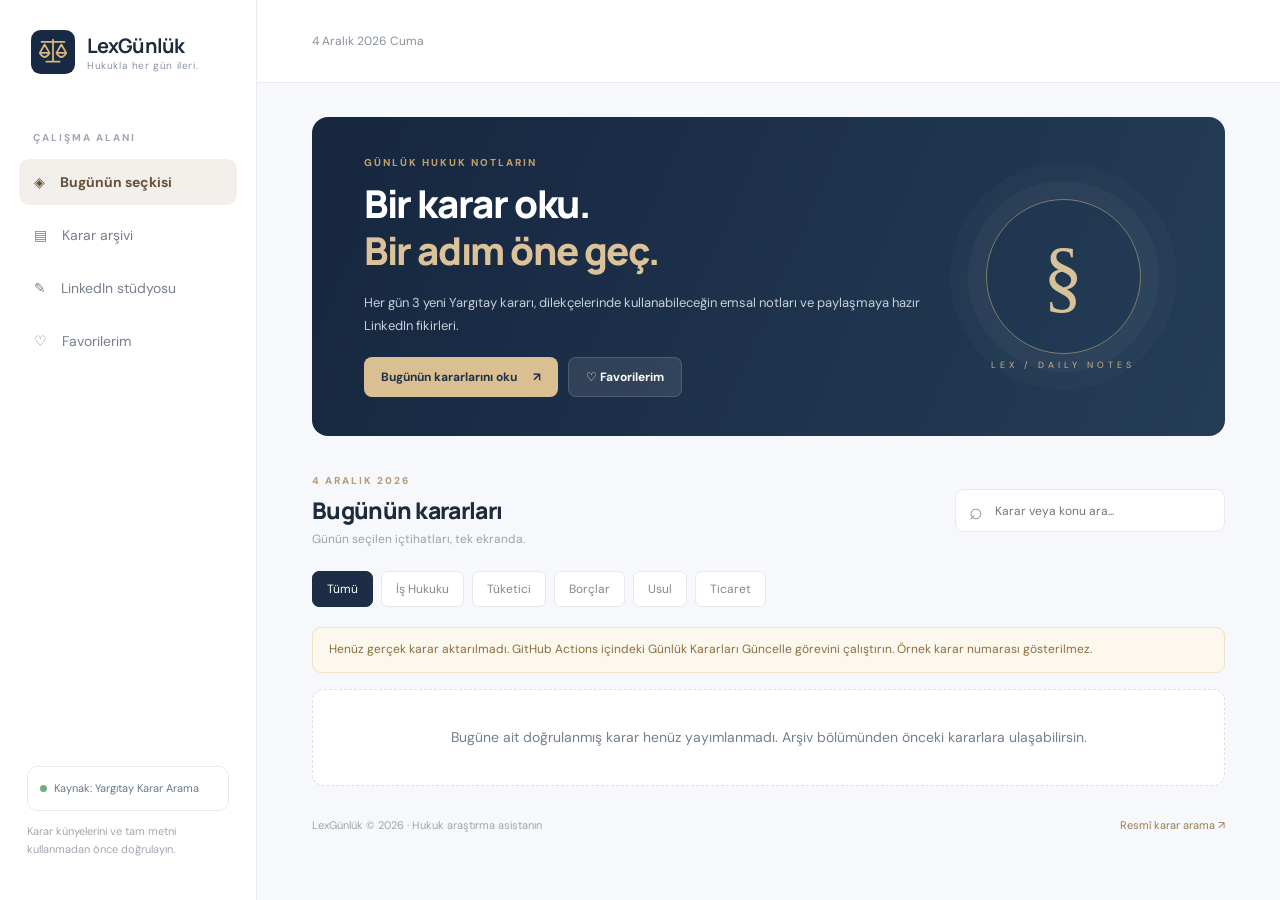
<file: index.html>
<!doctype html><html lang="tr"><head><meta charset="utf-8"><meta name="viewport" content="width=device-width,initial-scale=1,viewport-fit=cover"><meta name="theme-color" content="#131e31"><meta name="description" content="Günlük doğrulanabilir Yargıtay kararları, dilekçe emsalleri ve LinkedIn içerikleri."><link rel="manifest" href="manifest.webmanifest"><link rel="icon" href="assets/icon.svg" type="image/svg+xml"><title>LexGünlük | Her gün bir içtihat</title><link rel="stylesheet" href="style.css"></head><body><div class="layout"><aside class="sidebar"><div class="brand"><img src="assets/icon.svg" alt="LexGünlük logosu"><div><strong>LexGünlük</strong><small>Hukukla her gün ileri.</small></div></div><div class="side-label">ÇALIŞMA ALANI</div><nav id="nav"><button class="navitem active" data-tab="today">◈ <span>Bugünün seçkisi</span></button><button class="navitem" data-tab="archive">▤ <span>Karar arşivi</span></button><button class="navitem" data-tab="linkedin">✎ <span>LinkedIn stüdyosu</span></button><button class="navitem" data-tab="favorites">♡ <span>Favorilerim</span></button></nav><div class="side-bottom"><div class="tiny-card"><span class="dot"></span> <span>Kaynak: Yargıtay Karar Arama</span></div><p>Karar künyelerini ve tam metni kullanmadan önce doğrulayın.</p></div></aside><main class="main"><header class="topbar"><div class="mobile-brand"><img src="assets/icon.svg" alt=""><b>LexGünlük</b></div><span id="todayDate"></span><button class="quiet" id="installBtn" hidden>＋ Ana ekrana ekle</button></header><div class="content"><section class="hero"><div><span class="eyebrow">GÜNLÜK HUKUK NOTLARIN</span><h1>Bir karar oku.<br><em>Bir adım öne geç.</em></h1><p>Her gün 3 yeni Yargıtay kararı, dilekçelerinde kullanabileceğin emsal notları ve paylaşmaya hazır LinkedIn fikirleri.</p><div class="hero-actions"><button class="primary" id="goDecisions">Bugünün kararlarını oku <span>↗</span></button><button class="soft" id="goFavorites">♡ Favorilerim</button></div></div><div class="hero-symbol" aria-hidden="true"><div class="orbit">§</div><span>LEX / DAILY NOTES</span></div></section><div class="section-header"><div><span class="eyebrow" id="sectionEyebrow">13 KASIM 2026</span><h2 id="sectionTitle">Bugünün kararları</h2><p class="subtitle" id="sectionSubtitle">Günün seçilen içtihatları, tek ekranda.</p></div><div class="searchbox"><span>⌕</span><input id="search" type="search" placeholder="Karar veya konu ara..."></div></div><div class="topics" id="topics"><button class="chip selected" data-topic="Tümü">Tümü</button><button class="chip" data-topic="İş Hukuku">İş Hukuku</button><button class="chip" data-topic="Tüketici">Tüketici</button><button class="chip" data-topic="Borçlar">Borçlar</button><button class="chip" data-topic="Usul">Usul</button><button class="chip" data-topic="Ticaret">Ticaret</button></div><div id="status" role="status"></div><div id="cards" class="cards"></div><div id="linkedInPanel" class="linkedin-panel" hidden></div><footer><span>LexGünlük © 2026 · Hukuk araştırma asistanın</span><a href="https://karararama.yargitay.gov.tr/" target="_blank" rel="noopener noreferrer">Resmî karar arama ↗</a></footer></div></main></div><div class="bottomnav" id="bottomnav"><button data-tab="today" class="active">◈<small>Bugün</small></button><button data-tab="archive">▤<small>Arşiv</small></button><button data-tab="linkedin">✎<small>Paylaşım</small></button><button data-tab="favorites">♡<small>Favori</small></button></div><dialog id="detail"><button class="close" id="closeDialog" aria-label="Kapat">×</button><div id="detailContent"></div></dialog><script src="app.js" defer></script></body></html>
</file>
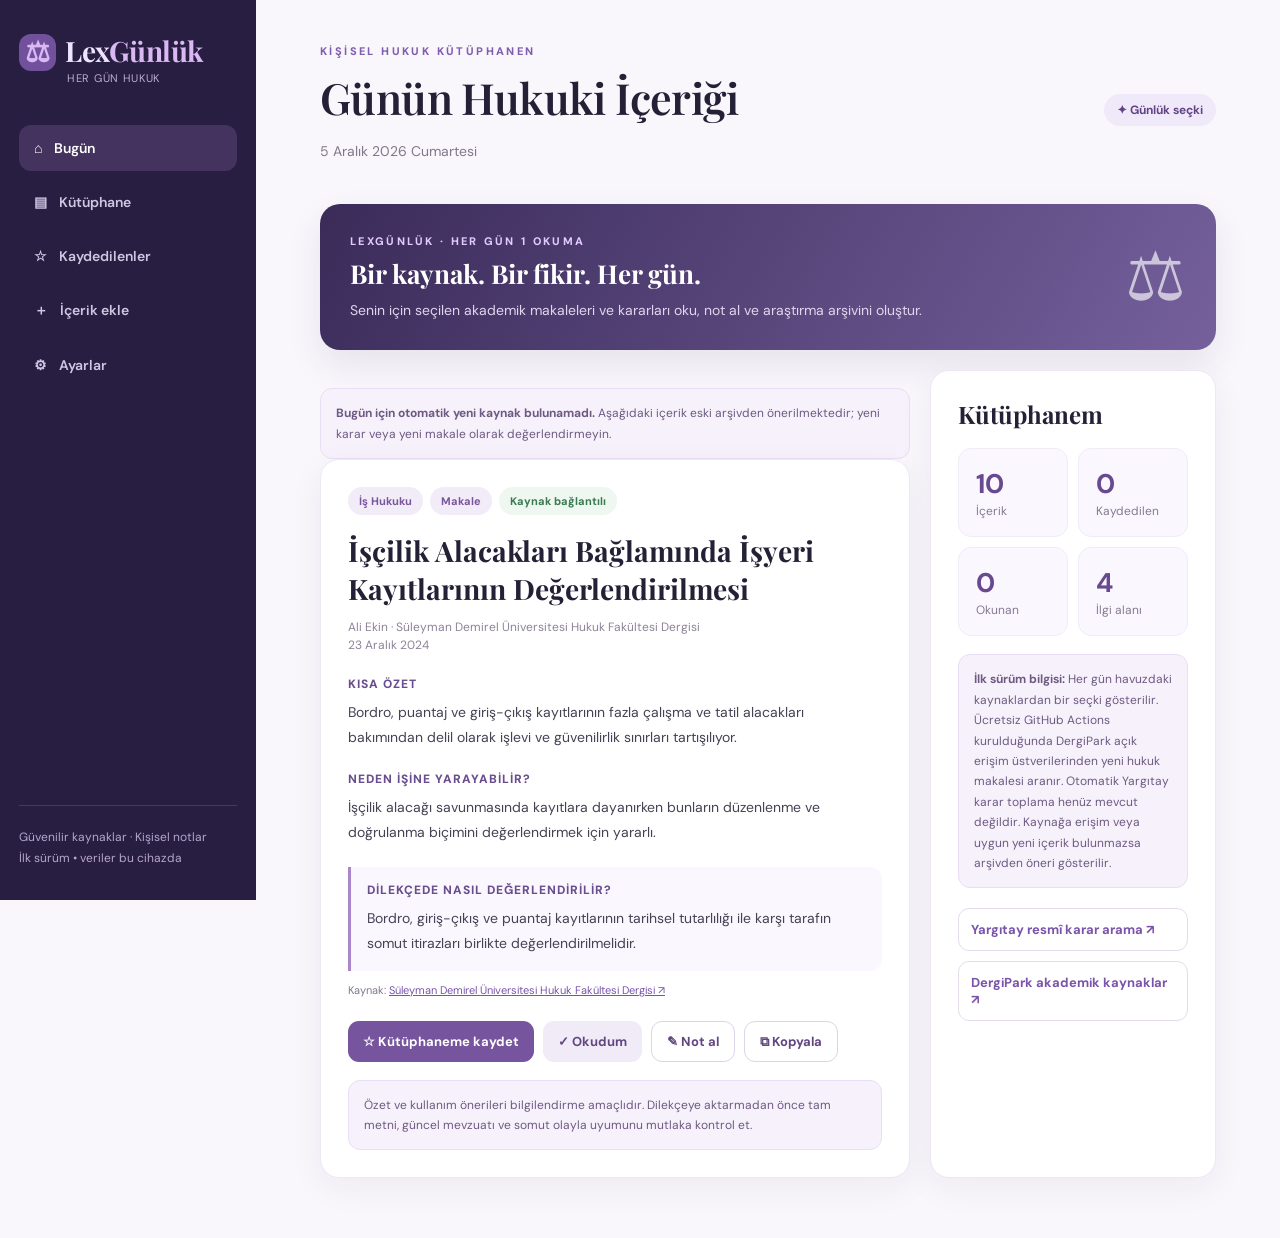
<file: LexGunluk/index.html>
<!doctype html><html lang="tr"><head><meta charset="UTF-8"/><meta name="viewport" content="width=device-width,initial-scale=1,viewport-fit=cover"/><meta name="theme-color" content="#24183c"/><meta name="apple-mobile-web-app-capable" content="yes"/><meta name="apple-mobile-web-app-title" content="LexGünlük"/><meta name="description" content="Her gün bir hukuk makalesi veya doğrulanmış karar, kişisel kütüphaneniz ve notlarınız."/><link rel="manifest" href="./manifest.webmanifest"/><link rel="icon" type="image/svg+xml" href="./icon.svg"/><link rel="apple-touch-icon" href="./icon-192.png"/><link rel="stylesheet" href="./style.css"/><title>LexGünlük — Günlük Hukuk Seçkisi</title></head><body><div id="root"></div><script defer src="./icerikler.js"></script><script defer src="./gunluk-kararlar.js"></script><script defer src="./app.js"></script></body></html>
</file>
<file: style.css>
@import url('https://fonts.googleapis.com/css2?family=DM+Sans:wght@400;500;600;700&family=Manrope:wght@400;500;600;700;800&display=swap');:root{--navy:#142139;--ink:#1e2b3c;--muted:#7f8998;--gold:#c1a16a;--border:#e9eaf0;--bg:#f7f8fb;--white:#fff}*{box-sizing:border-box}body{margin:0;color:var(--ink);background:var(--bg);font:14px 'DM Sans',system-ui,sans-serif}button,input{font:inherit}button{cursor:pointer}a{color:inherit}.layout{display:flex;min-height:100vh}.sidebar{position:sticky;top:0;height:100vh;width:257px;flex:0 0 257px;background:#fff;border-right:1px solid var(--border);padding:30px 19px;display:flex;flex-direction:column}.brand{display:flex;gap:12px;align-items:center;padding:0 12px 57px}.brand img{width:44px}.brand strong{font-family:Manrope,sans-serif;display:block;font-size:20px;letter-spacing:-.9px}.brand small{font-size:10px;color:#8993a0;display:block;letter-spacing:.6px}.side-label{margin:0 14px 15px;font-size:10px;letter-spacing:2px;color:#a1a7b3;font-weight:800}.navitem{border:0;background:transparent;width:100%;display:flex;gap:15px;align-items:center;text-align:left;padding:14px 15px;border-radius:10px;color:#777f8e;font-size:14px;margin-bottom:7px}.navitem:first-letter{font-size:20px}.navitem.active{background:#f3f0eb;color:#655039;font-weight:700}.side-bottom{margin-top:auto;font-size:11px;line-height:1.7;color:#a0a7b0;padding:0 8px}.tiny-card{padding:12px;border:1px solid #e9ecef;border-radius:10px;color:#697989;white-space:nowrap}.dot{display:inline-block;width:7px;height:7px;border-radius:50%;background:#72ab83;margin-right:4px}.main{min-width:0;flex:1}.topbar{height:83px;border-bottom:1px solid var(--border);background:#fff;display:flex;align-items:center;justify-content:space-between;padding:0 55px;color:#88909b;font-size:12px}.quiet{border:1px solid var(--border);border-radius:8px;padding:10px 13px;background:#fff;color:var(--navy)}.mobile-brand{display:none}.content{max-width:1240px;margin:auto;padding:34px 55px 25px}.hero{min-height:272px;display:flex;align-items:center;justify-content:space-between;overflow:hidden;border-radius:16px;background:linear-gradient(113deg,#172740 5%,#243d57 100%);color:white;padding:39px 52px;position:relative}.eyebrow{display:block;letter-spacing:2px;font-size:10px;font-weight:800;color:var(--gold);margin-bottom:12px}.hero h1{font:800 clamp(28px,3vw,40px)/1.22 Manrope,sans-serif;margin:0;letter-spacing:-1.4px}.hero h1 em{font-style:normal;color:#dcc298}.hero p{max-width:565px;line-height:1.8;color:#c7d0d9;font-size:13px;margin:16px 0 20px}.hero-actions{display:flex;gap:10px}.primary,.soft{border:0;border-radius:8px;padding:11px 17px;font-size:12px;font-weight:700}.primary{background:#d9bf92;color:#203046}.primary span{margin-left:13px}.soft{background:#ffffff18;color:#fff;border:1px solid #ffffff25}.hero-symbol{position:relative;flex:0 0 220px;height:190px;display:grid;place-items:center}.orbit{border:1px solid #d2b78588;width:155px;height:155px;display:grid;place-items:center;border-radius:50%;font:80px Georgia,serif;color:#d8c299;box-shadow:0 0 0 18px #ffffff08,0 0 0 36px #ffffff05}.hero-symbol>span{position:absolute;bottom:1px;font-size:9px;letter-spacing:4px;color:#c8b18b}.section-header{margin-top:38px;display:flex;justify-content:space-between;align-items:center;gap:15px}.section-header .eyebrow{margin-bottom:7px;color:#b79b76}.section-header h2{font:800 23px Manrope,sans-serif;letter-spacing:-.7px;margin:0 0 5px}.subtitle{color:#9ba2ad;font-size:12px;margin:0}.searchbox{width:270px;border:1px solid #e8e9ee;border-radius:9px;background:white;display:flex;align-items:center;padding:0 13px;gap:10px;color:#8e96a2}.searchbox span{font-size:23px}.searchbox input{border:0;outline:0;height:41px;width:100%;font-size:12px;color:#26384b}.topics{display:flex;gap:8px;margin:24px 0 20px;flex-wrap:wrap}.chip{border:1px solid #e6e8ed;border-radius:7px;background:white;color:#818994;padding:9px 14px;font-size:12px}.chip.selected{background:#1c2d45;border-color:#1c2d45;color:white}.cards{display:grid;grid-template-columns:repeat(3,minmax(0,1fr));gap:16px}.decision{background:#fff;border:1px solid #eceef0;border-radius:12px;padding:23px 23px 20px;display:flex;flex-direction:column;min-height:310px;box-shadow:0 3px 14px #22324a05}.card-top{display:flex;align-items:center;justify-content:space-between}.tag{font-size:10px;border-radius:5px;background:#f3f1ed;color:#9d7b48;padding:6px 8px;font-weight:700}.fav{border:0;background:transparent;color:#a4adbb;font-size:25px;line-height:1}.fav.isfav{color:#bd856e}.decision h3{font:800 16px/1.45 Manrope,sans-serif;letter-spacing:-.35px;margin:20px 0 9px}.meta{font-size:11px;color:#9ca4ae;margin-bottom:12px;line-height:1.6}.decision p{font-size:12px;line-height:1.8;color:#667181;margin:0 0 19px;flex:1}.card-footer{border-top:1px solid #eff0f2;padding-top:15px;display:flex;align-items:center;justify-content:space-between;font-size:10px;color:#a0a5ae}.read{border:0;background:transparent;color:#b08d55;font-weight:800;padding:3px;font-size:12px}.empty{grid-column:1/-1;background:white;border:1px dashed #dedfe4;padding:35px;text-align:center;border-radius:12px;color:#74808d;line-height:1.8}.notice{background:#fdf8ee;border:1px solid #f0e1c0;border-radius:9px;color:#8b6d3f;padding:12px 16px;margin-bottom:16px;font-size:12px;line-height:1.65}.linkedin-panel{background:#fff;border:1px solid var(--border);padding:23px;border-radius:13px;margin-top:20px}.post{border-bottom:1px solid var(--border);padding:16px 0}.post:last-child{border:0}.post-head{display:flex;align-items:center;justify-content:space-between;gap:10px}.post-title{font-weight:800;font-family:Manrope}.post p{white-space:pre-line;line-height:1.75;color:#657181}.copy{border:1px solid #e6e8ed;border-radius:7px;background:#f9fafb;padding:8px 12px;color:#26384b}.source{font-size:12px;color:#8c95a0}.source a{color:#a7824e}footer{display:flex;justify-content:space-between;gap:10px;padding:32px 0;color:#9ea5ae;font-size:11px}footer a{text-decoration:none;color:#9a7b52}dialog{border:0;border-radius:15px;padding:30px;max-width:730px;width:calc(100% - 30px);max-height:85vh;overflow:auto;box-shadow:0 30px 100px #111b30aa}dialog::backdrop{background:#101c31aa}.close{position:sticky;float:right;top:0;border:0;background:#eef0f2;color:#26364b;border-radius:7px;padding:4px 11px;font-size:25px}#detailContent h2{font:800 24px Manrope,sans-serif}#detailContent p{line-height:1.85;color:#5a6573;white-space:pre-line}#detailContent .quote{border-left:3px solid #d3b788;padding:15px;background:#f8f8f6;font-size:12px;max-height:240px;overflow:auto}#detailContent a{display:inline-block;margin-top:12px;color:#8b6d3f}.bottomnav{display:none}@media(max-width:1050px){.sidebar{width:210px;flex-basis:210px}.content{padding:28px}.topbar{padding:0 28px}.cards{grid-template-columns:repeat(2,minmax(0,1fr))}.hero-symbol{flex-basis:150px}.hero{padding:35px}}@media(max-width:720px){.sidebar{display:none}.topbar{height:60px;padding:0 18px}.mobile-brand{display:flex;align-items:center;gap:8px;color:var(--navy);font-family:Manrope}.mobile-brand img{height:30px}.content{padding:14px 14px 80px}.hero{padding:27px 23px;min-height:280px}.hero h1{font-size:28px}.hero-symbol{display:none}.hero p{font-size:12px}.section-header{margin-top:29px;align-items:stretch;flex-direction:column}.searchbox{width:100%}.topics{margin-top:16px;overflow-x:auto;flex-wrap:nowrap;padding-bottom:3px}.chip{flex:0 0 auto}.cards{grid-template-columns:1fr}.decision{min-height:260px}.bottomnav{display:flex;position:fixed;bottom:0;left:0;right:0;height:72px;padding-bottom:env(safe-area-inset-bottom);background:#fff;border-top:1px solid var(--border);z-index:5;justify-content:space-around}.bottomnav button{border:0;background:transparent;color:#8a939e;font-size:22px;display:flex;flex-direction:column;align-items:center;justify-content:center;width:25%;gap:1px}.bottomnav button.active{color:#ba9a66}.bottomnav small{font-size:10px}.hero-actions{flex-wrap:wrap}.topbar .quiet{font-size:10px}footer{flex-direction:column}dialog{padding:20px}}@media(prefers-reduced-motion:no-preference){button{transition:background .15s,transform .15s}button:hover{transform:translateY(-1px)}}
</file>
<file: LexGunluk/style.css>
@import url('https://fonts.googleapis.com/css2?family=DM+Sans:wght@400;500;600;700;800&family=Playfair+Display:wght@500;600;700&display=swap');
:root{--bg:#f9f7fc;--ink:#242035;--side:#281e42;--purple:#7754a1;--purple2:#aa8bc5;--pale:#f2edfa;--border:#ede8f3;--muted:#80778d;--white:#fff;--shadow:0 10px 35px rgba(37,23,63,.055)}*{box-sizing:border-box}html{scroll-behavior:smooth}body{margin:0;background:var(--bg);color:var(--ink);font-family:'DM Sans',Arial,sans-serif;font-size:14px}button,input,textarea,select{font:inherit}button{cursor:pointer}button:focus-visible,a:focus-visible,input:focus-visible{outline:3px solid #c19bff;outline-offset:2px}a{color:#7954aa}.layout{display:grid;grid-template-columns:256px 1fr;min-height:100vh}.sidebar{background:var(--side);color:#eee4ff;min-height:100vh;padding:32px 19px;display:flex;flex-direction:column;gap:40px;position:sticky;top:0;height:100vh}.brand{font-family:'Playfair Display',Georgia,serif;font-size:28px;font-weight:700;letter-spacing:-.5px}.brand span{color:#d9b8f4}.brandmark{display:inline-grid;place-items:center;width:37px;height:37px;border-radius:12px;background:#71519c;color:white;margin-right:9px;font-family:Georgia,serif}.brand-sub{font-size:11px;color:#bcaccf;padding-left:48px;letter-spacing:.7px}.nav{display:grid;gap:8px}.nav button{border:0;background:transparent;text-align:left;padding:14px 15px;border-radius:12px;color:#d1c6e2;font-weight:600}.nav button.active,.nav button:hover{background:#44335f;color:white}.nav button span{margin-right:12px}.sidebar-note{margin-top:auto;border-top:1px solid #48375f;padding-top:21px;line-height:1.7;color:#b7a5cc;font-size:12px}.content{max-width:1210px;width:100%;margin:0 auto;padding:44px clamp(20px,5vw,72px) 60px}.overline{color:#805eaf;font-weight:800;font-size:11px;letter-spacing:2.4px;text-transform:uppercase}.headline{font-family:'Playfair Display',Georgia,serif;font-weight:600;font-size:clamp(32px,4vw,43px);margin:10px 0 5px;letter-spacing:-.6px}.subtitle{color:#81788b;line-height:1.6}.topline{display:flex;align-items:center;justify-content:space-between;gap:14px}.date-badge{padding:8px 13px;background:#f0e9fa;border-radius:30px;font-size:12px;color:#624486;font-weight:700;white-space:nowrap}.banner{display:flex;align-items:center;justify-content:space-between;gap:14px;background:linear-gradient(120deg,#3a2b59,#75609c);color:white;margin:28px 0 20px;padding:29px 30px;border-radius:20px;box-shadow:0 15px 34px #39285118}.banner .bsmall{font-size:11px;color:#e2cafd;letter-spacing:2.3px;font-weight:800}.banner h2{font-family:'Playfair Display',Georgia,serif;font-size:26px;line-height:1.28;margin:9px 0}.banner p{color:#e0d5ed;line-height:1.6;max-width:620px;margin:0}.banner-art{font-size:68px;opacity:.65}.dash{display:grid;grid-template-columns:minmax(0,1.75fr) minmax(250px,.85fr);gap:20px}.panel{background:white;border:1px solid var(--border);box-shadow:var(--shadow);border-radius:19px;padding:27px}.tagrow{display:flex;gap:7px;flex-wrap:wrap;align-items:center}.tag{font-size:11px;font-weight:700;color:#79569b;background:#f1ecf7;border-radius:100px;padding:7px 11px}.tag.verified{background:#eef7f0;color:#397a51}.tag.user{background:#fff4dc;color:#8a6729}.content-title{font-family:'Playfair Display',Georgia,serif;font-size:clamp(23px,2.2vw,29px);line-height:1.34;margin:17px 0 10px}.byline{color:#8d8399;font-size:12px;line-height:1.5}.section{margin-top:22px}.section-title{font-size:12px;letter-spacing:1px;color:#6a4d8e;text-transform:uppercase;font-weight:800;margin-bottom:8px}.section p{margin:0;color:#474154;line-height:1.78}.highlight{background:#faf7fe;border-left:3px solid #a987cd;padding:15px 16px;border-radius:0 12px 12px 0}.buttons{display:flex;flex-wrap:wrap;gap:9px;margin-top:22px}.btn{border:0;border-radius:11px;padding:11px 15px;background:#76549e;color:white;font-weight:700;font-size:13px}.btn:hover{filter:brightness(.94)}.btn.soft{background:#f1ebf7;color:#624680}.btn.outline{border:1px solid #ddd4e9;background:white;color:#624680}.btn.small{padding:8px 11px;font-size:12px}.mini-title{font-family:'Playfair Display',Georgia,serif;font-size:24px;margin:0 0 18px}.statgrid{display:grid;grid-template-columns:1fr 1fr;gap:10px}.stat{background:#faf7fe;border:1px solid #f1ebf8;padding:17px;border-radius:13px}.stat strong{color:#69498f;font-size:27px;display:block}.stat span{font-size:12px;color:#857a92}.notice{background:#f6f1fb;border:1px solid #e9def5;color:#6e5a81;border-radius:12px;padding:14px 15px;font-size:12px;line-height:1.7;margin-top:18px}.quicklinks{display:grid;gap:10px;margin-top:20px}.quicklinks a{display:block;border:1px solid #e5dced;border-radius:11px;padding:12px;text-decoration:none;font-size:13px;font-weight:700}.searchbox{width:100%;padding:14px 16px;border:1px solid #e1d8eb;border-radius:13px;background:white;outline:0;margin:24px 0 10px}.filters{display:flex;gap:8px;flex-wrap:wrap;margin:12px 0 22px}.filter{border:1px solid #e6ddef;background:white;border-radius:100px;color:#655075;padding:8px 12px;font-size:12px;font-weight:700}.filter.active{background:#654584;border-color:#654584;color:white}.results{display:grid;grid-template-columns:repeat(2,minmax(0,1fr));gap:17px}.result{display:flex;flex-direction:column}.result .content-title{font-size:20px}.result .buttons{margin-top:auto;padding-top:20px}.result .description{line-height:1.65;color:#655d6d;flex-grow:1}.field{display:block;font-weight:700;color:#554966;font-size:13px;margin:17px 0 7px}input[type=text],input[type=url],select,textarea{width:100%;border:1px solid #ddd4e9;border-radius:11px;background:#fff;color:#3e344b;padding:12px 14px}textarea{min-height:95px;resize:vertical}.formgrid{display:grid;grid-template-columns:1fr 1fr;gap:17px}.choices{display:grid;grid-template-columns:repeat(2,minmax(0,1fr));gap:12px}.choice{background:#fbf8fe;padding:13px 14px;border-radius:12px;display:flex;gap:10px;align-items:center}.choice input{accent-color:#76549e;width:17px;height:17px}.empty{padding:40px;text-align:center;color:#8b8195;background:white;border:1px dashed #d6c8e5;border-radius:15px}.tiny{font-size:11px;color:#81778c;line-height:1.5}.mobile-nav{display:none}.snack{position:fixed;bottom:24px;right:24px;z-index:100;background:#352648;color:white;border-radius:12px;padding:14px 18px;box-shadow:0 10px 35px #0003}.card-foot{border-top:1px solid #f0ecf5;padding-top:16px;margin-top:20px}.smallrow{display:flex;gap:10px;align-items:center;justify-content:space-between;flex-wrap:wrap}.empty-date{font-style:italic}.muted{color:var(--muted)}
@media(max-width:980px){.dash{grid-template-columns:1fr}.results{grid-template-columns:1fr 1fr}.sidebar{width:225px}.layout{grid-template-columns:225px 1fr}.content{padding:30px 22px}}@media(max-width:700px){.layout{display:block}.sidebar{display:none}.content{padding:24px 16px 100px}.banner{margin-top:24px;padding:24px}.banner-art{display:none}.banner h2{font-size:24px}.panel{padding:21px}.dash,.results,.formgrid,.choices{grid-template-columns:1fr}.topline{align-items:flex-start}.date-badge{font-size:10px}.mobile-nav{display:flex;position:fixed;bottom:0;left:0;right:0;z-index:40;background:#271b43;box-shadow:0 -6px 35px #28184022;padding:9px 3px max(12px,env(safe-area-inset-bottom));justify-content:space-around}.mobile-nav button{border:0;background:transparent;color:#d8cbe8;min-width:55px;font-size:10px;display:flex;align-items:center;flex-direction:column;gap:3px;padding:4px}.mobile-nav button.active{color:#fff}.mobile-nav button .ico{font-size:21px}.snack{left:16px;right:16px;bottom:85px;text-align:center}}
</file>
